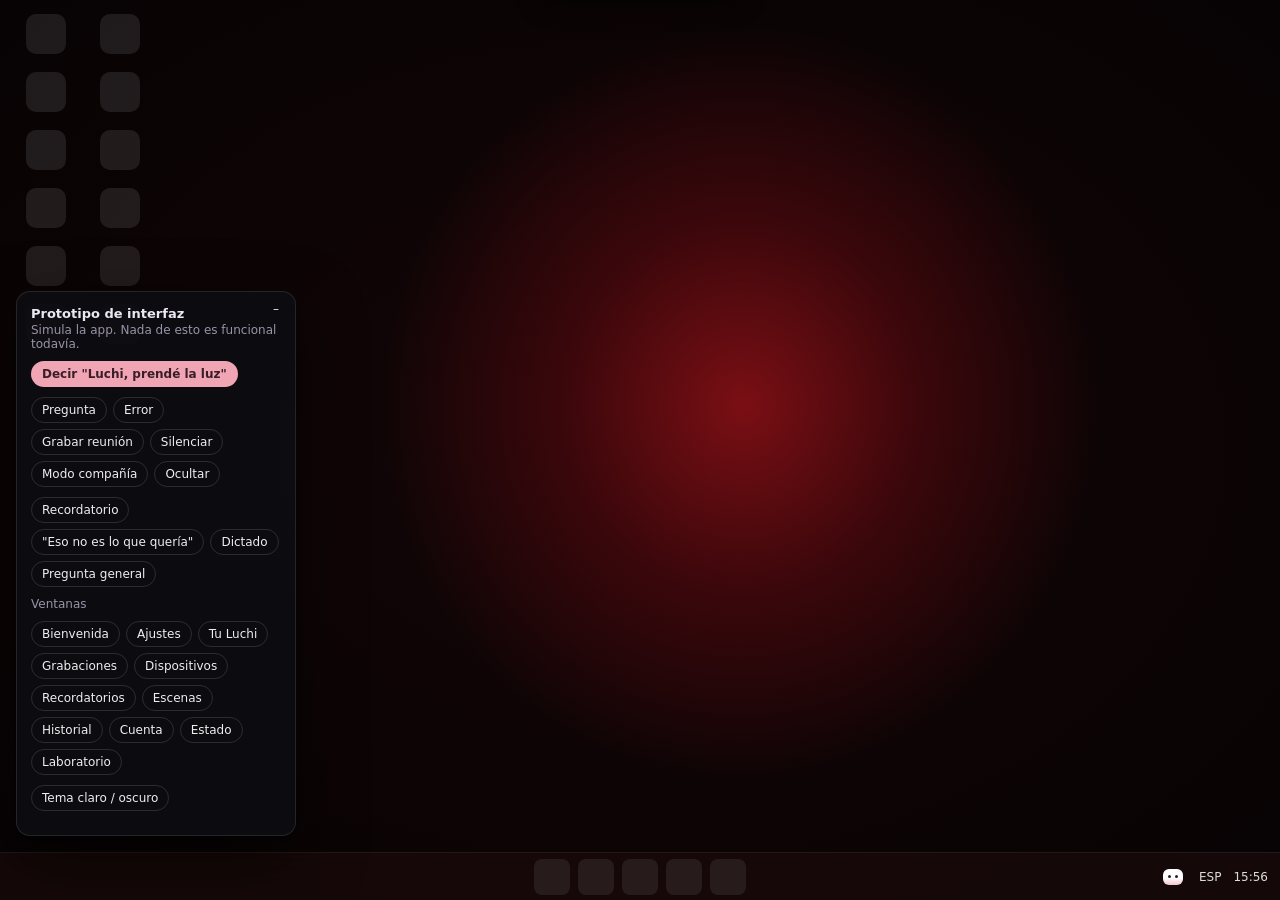
<file: mockups/ui/index.html>
<!doctype html>
<html lang="es">
<head>
<meta charset="utf-8">
<meta name="viewport" content="width=device-width, initial-scale=1">
<title>Luchi · prototipo de interfaz</title>
<link rel="stylesheet" href="ui.css">
</head>
<body>
<div class="desktop" id="desktop">
  <div class="desktop-icons" aria-hidden="true">
    <span></span><span></span><span></span><span></span><span></span><span></span><span></span><span></span>
    <span></span><span></span><span></span><span></span>
  </div>

  <!-- isla: borde negro arriba + Luchi flotando debajo -->
  <div class="notch" id="notch" title="Luchi">
    <i class="dot"></i><span class="label" id="recLabel">Grabando · 00:00</span>
  </div>
  <div class="luchi-stage hidden" id="stage"><img id="luchiImg" alt="Luchi"></div>
  <div class="bubble" id="bubble"></div>

  <!-- panel para manejar el prototipo -->
  <div class="proto" id="proto">
    <h4>Prototipo de interfaz</h4>
    <button class="min" id="protoMin" title="Minimizar">–</button>
    <p>Simula la app. Nada de esto es funcional todavía.</p>
    <div class="grp">
      <button class="primary" data-demo="full">Decir "Luchi, prendé la luz"</button>
    </div>
    <div class="grp">
      <button data-demo="pregunta">Pregunta</button>
      <button data-demo="error">Error</button>
      <button data-demo="grabar">Grabar reunión</button>
      <button data-demo="dormido">Silenciar</button>
      <button data-demo="compania">Modo compañía</button>
      <button data-demo="ocultar">Ocultar</button>
    </div>
    <div class="grp">
      <button data-demo="recordatorio">Recordatorio</button>
      <button data-demo="corregir">"Eso no es lo que quería"</button>
      <button data-demo="dictado">Dictado</button>
      <button data-demo="preguntar">Pregunta general</button>
    </div>
    <p style="margin-top:6px">Ventanas</p>
    <div class="grp">
      <button data-open="bienvenida">Bienvenida</button>
      <button data-open="general">Ajustes</button>
      <button data-open="tuluchi">Tu Luchi</button>
      <button data-open="grabaciones">Grabaciones</button>
      <button data-open="casa">Dispositivos</button>
      <button data-open="recordatorios">Recordatorios</button>
      <button data-open="escenas">Escenas</button>
      <button data-open="historial">Historial</button>
      <button data-open="cuenta">Cuenta</button>
      <button data-open="estado">Estado</button>
      <button data-open="laboratorio">Laboratorio</button>
    </div>
    <div class="grp">
      <button id="themeBtn">Tema claro / oscuro</button>
    </div>
  </div>

  <!-- ventana principal de la app -->
  <div class="window" id="win" role="dialog" aria-label="Luchi">
    <div class="titlebar">
      <span class="mini-mochi"></span><span>Luchi</span><span class="grow"></span>
      <button class="wbtn" title="Minimizar" data-close>—</button>
      <button class="wbtn" title="Maximizar">▢</button>
      <button class="wbtn close" title="Cerrar" data-close>✕</button>
    </div>
    <div class="body">
      <nav class="sidebar" id="sidebar"></nav>
      <main class="content" id="content"></main>
    </div>
  </div>

  <div class="taskbar">
    <span class="app"></span><span class="app"></span><span class="app"></span><span class="app"></span><span class="app"></span>
    <div class="tray">
      <button class="tray-luchi" id="trayBtn" title="Luchi"><span class="mini-mochi" id="trayMochi"></span></button>
      <span>ESP</span><span id="clock">15:56</span>
    </div>
  </div>
  <div class="tray-menu" id="trayMenu">
    <div class="head">Luchi está escuchando · di "Luchi"</div>
    <button data-open="general">⚙️ Ajustes</button>
    <button data-open="tuluchi">🎨 Tu Luchi</button>
    <button data-open="grabaciones">🎙️ Grabaciones</button>
    <button data-open="casa">🏠 Dispositivos</button>
    <button data-open="recordatorios">⏰ Recordatorios</button>
    <button data-open="historial">🕘 Historial</button>
    <button data-open="estado">🩺 Estado del sistema</button>
    <hr>
    <button id="muteBtn">🔇 Silenciar micrófono</button>
    <button data-demo="compania">👀 Dejar a Luchi visible</button>
    <hr>
    <button>⏻ Salir de Luchi</button>
  </div>
  <div class="toast" id="toast"></div>
</div>
<script src="datos.js"></script>
<script src="ui.js"></script>
</body>
</html>
</file>
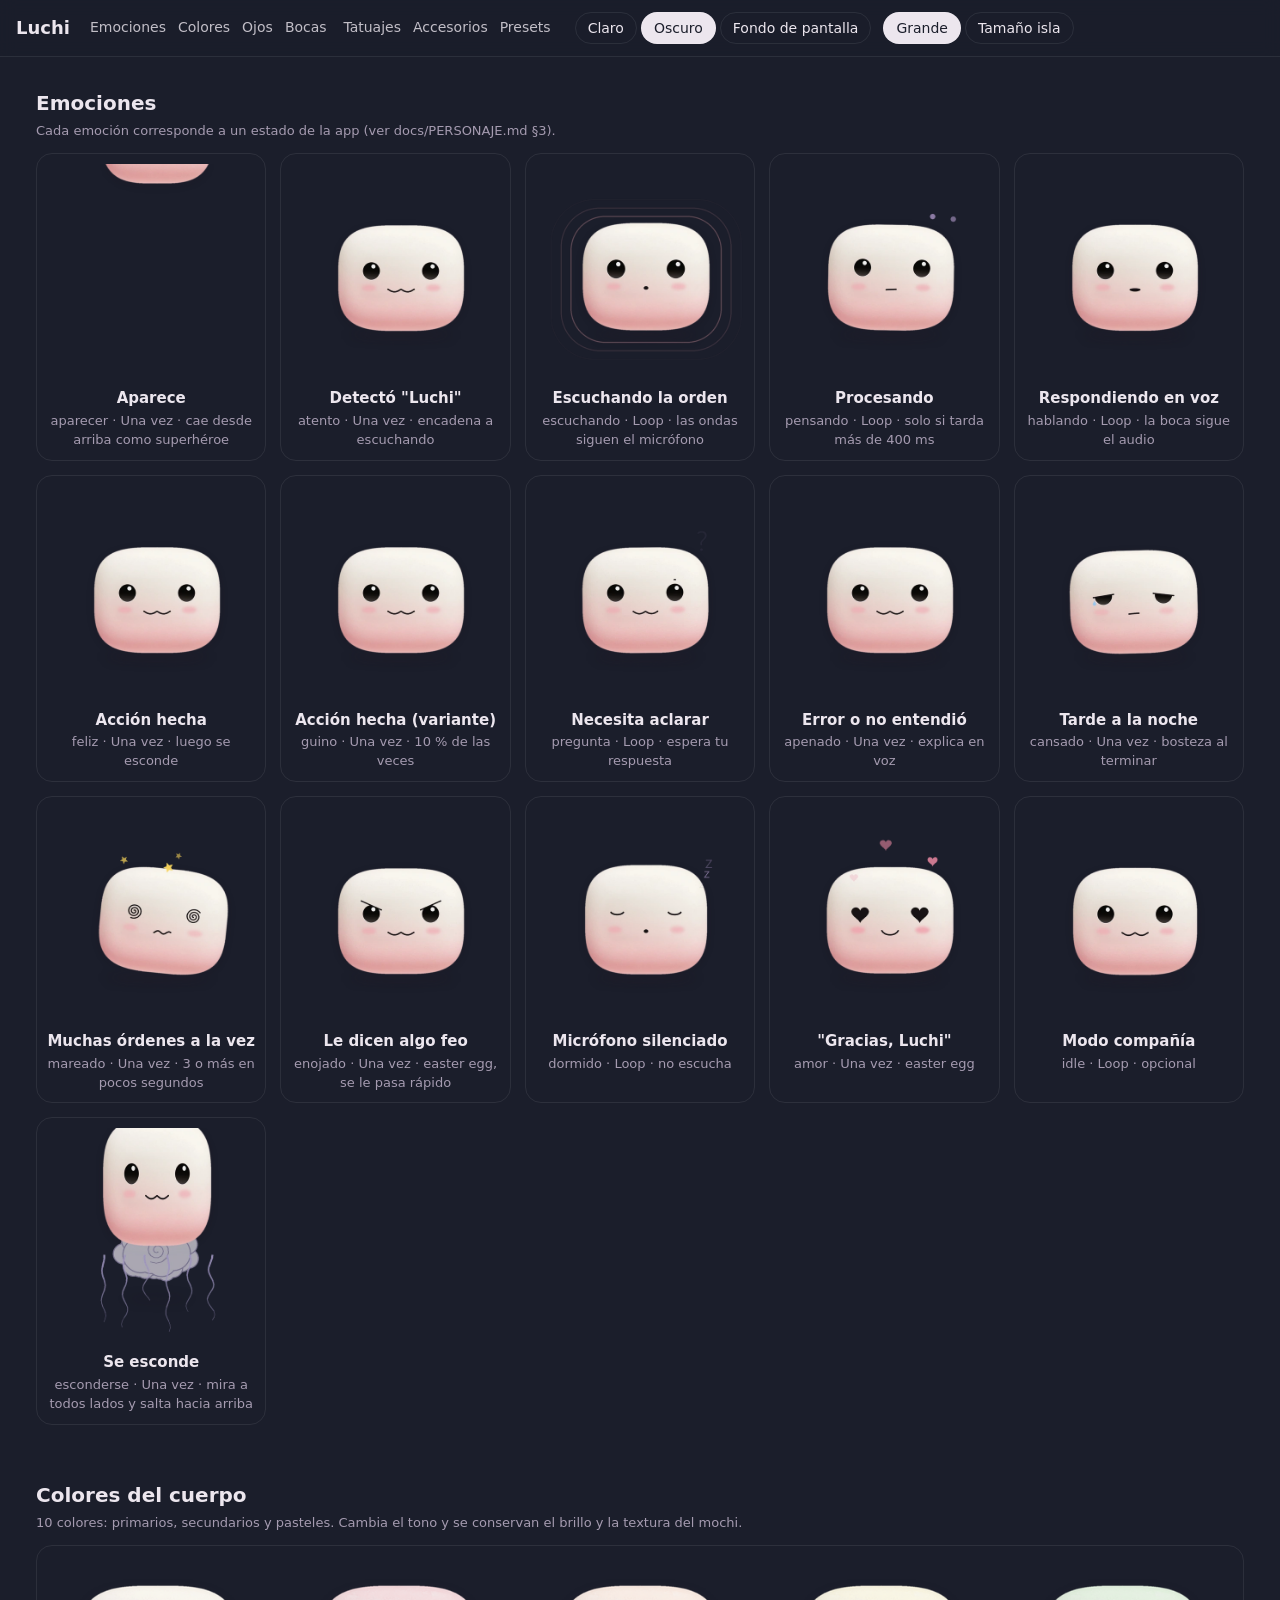
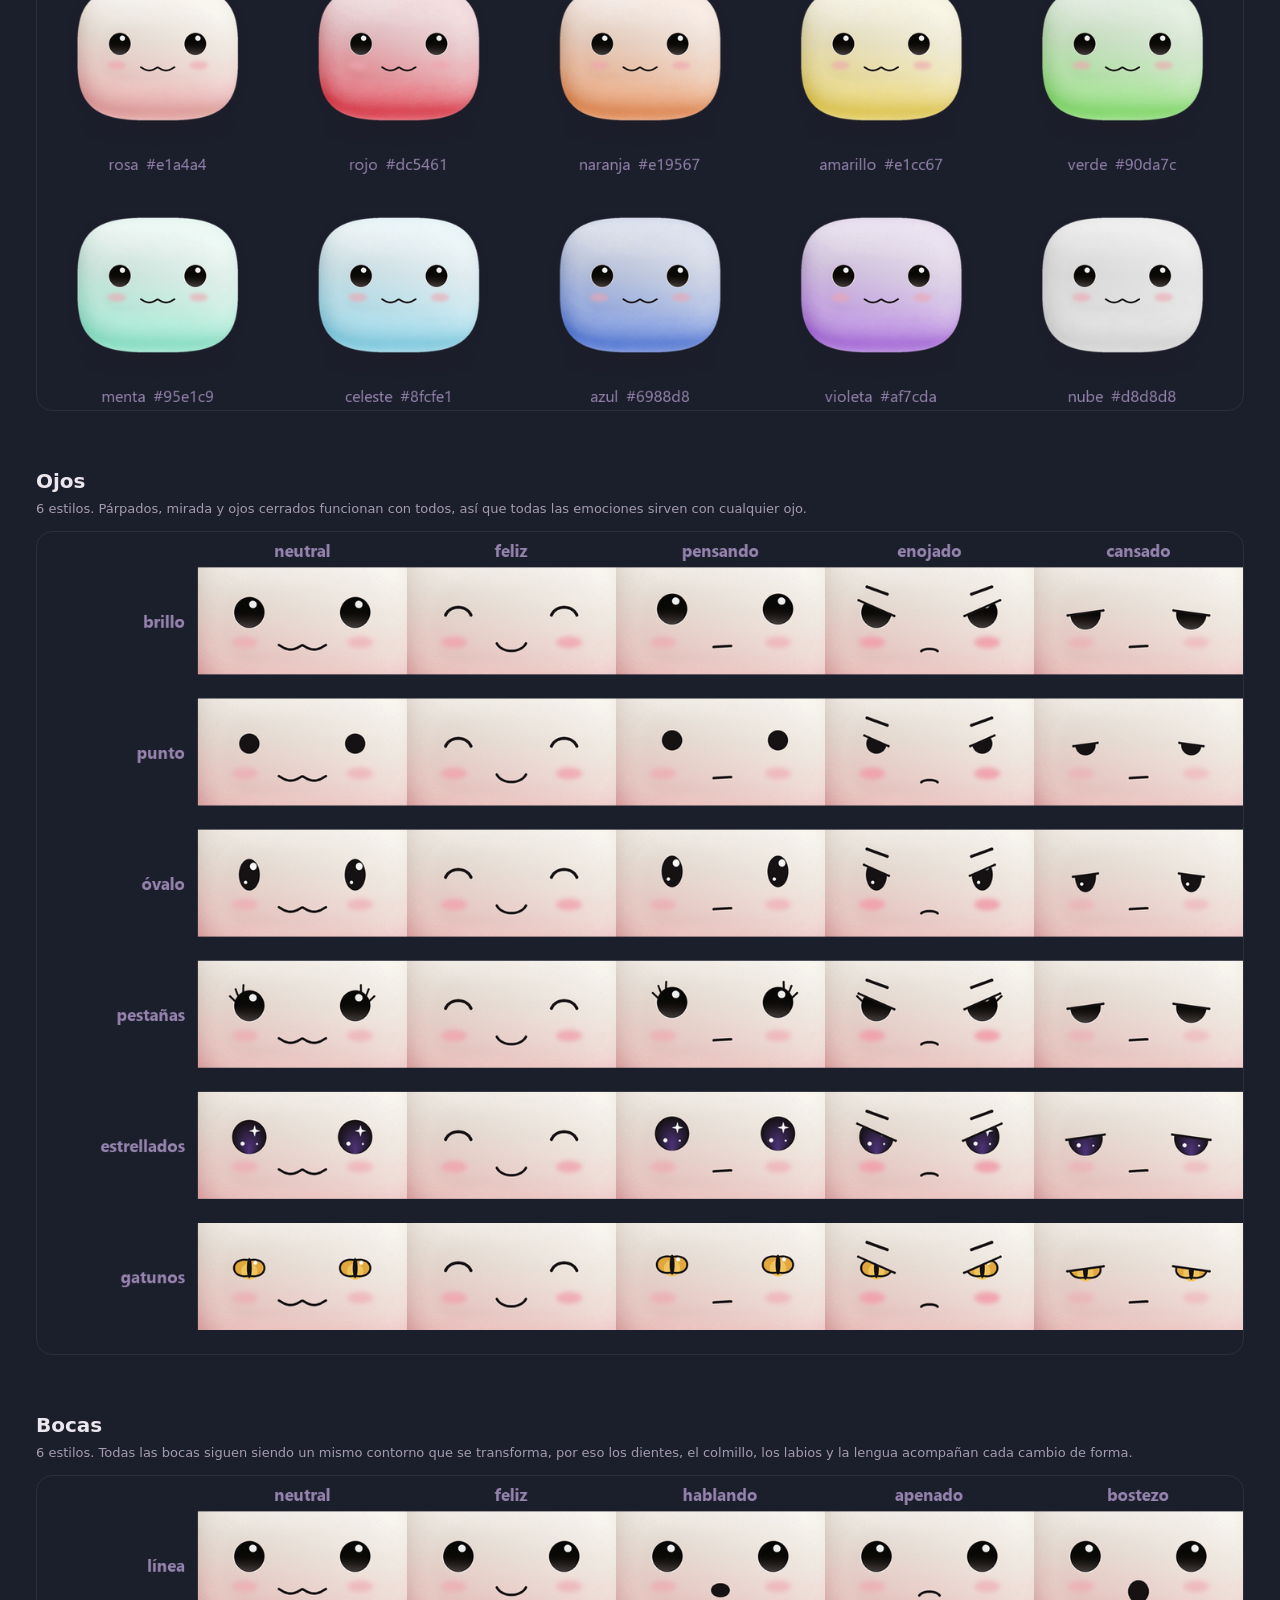
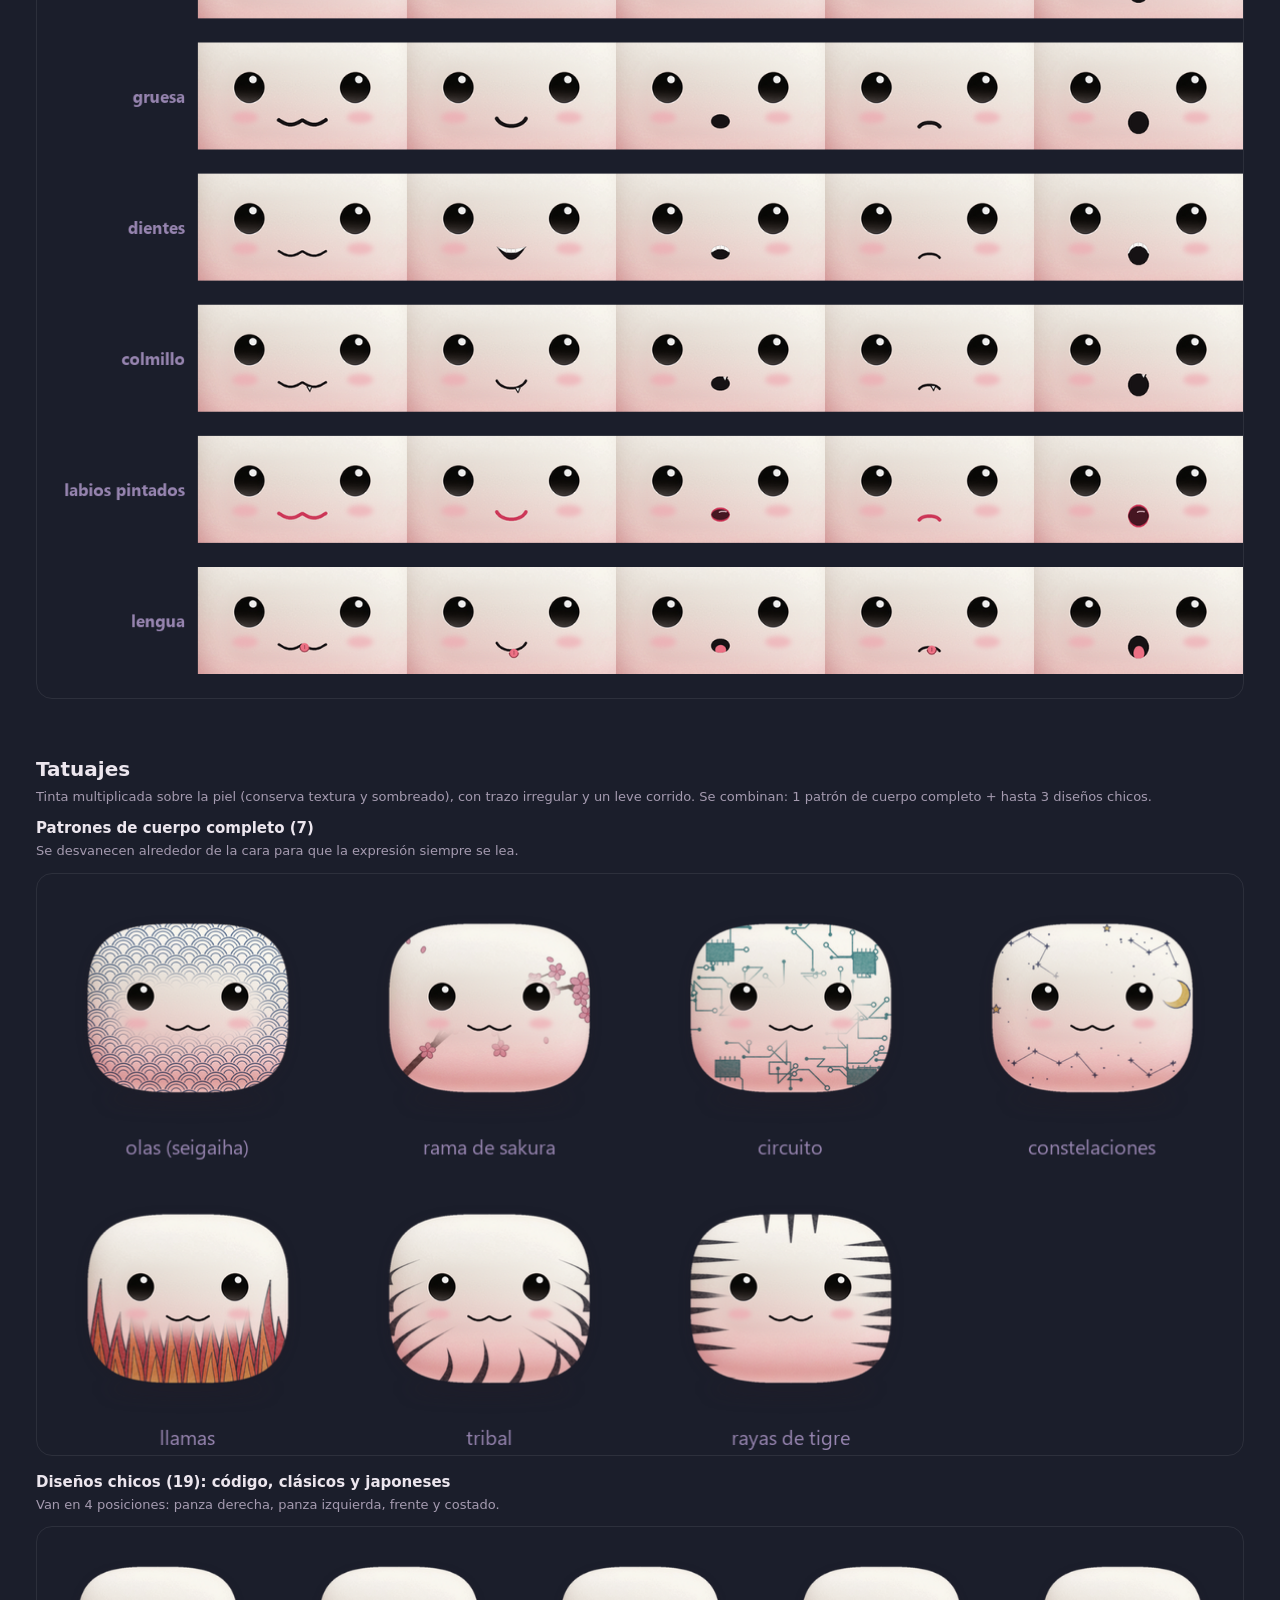
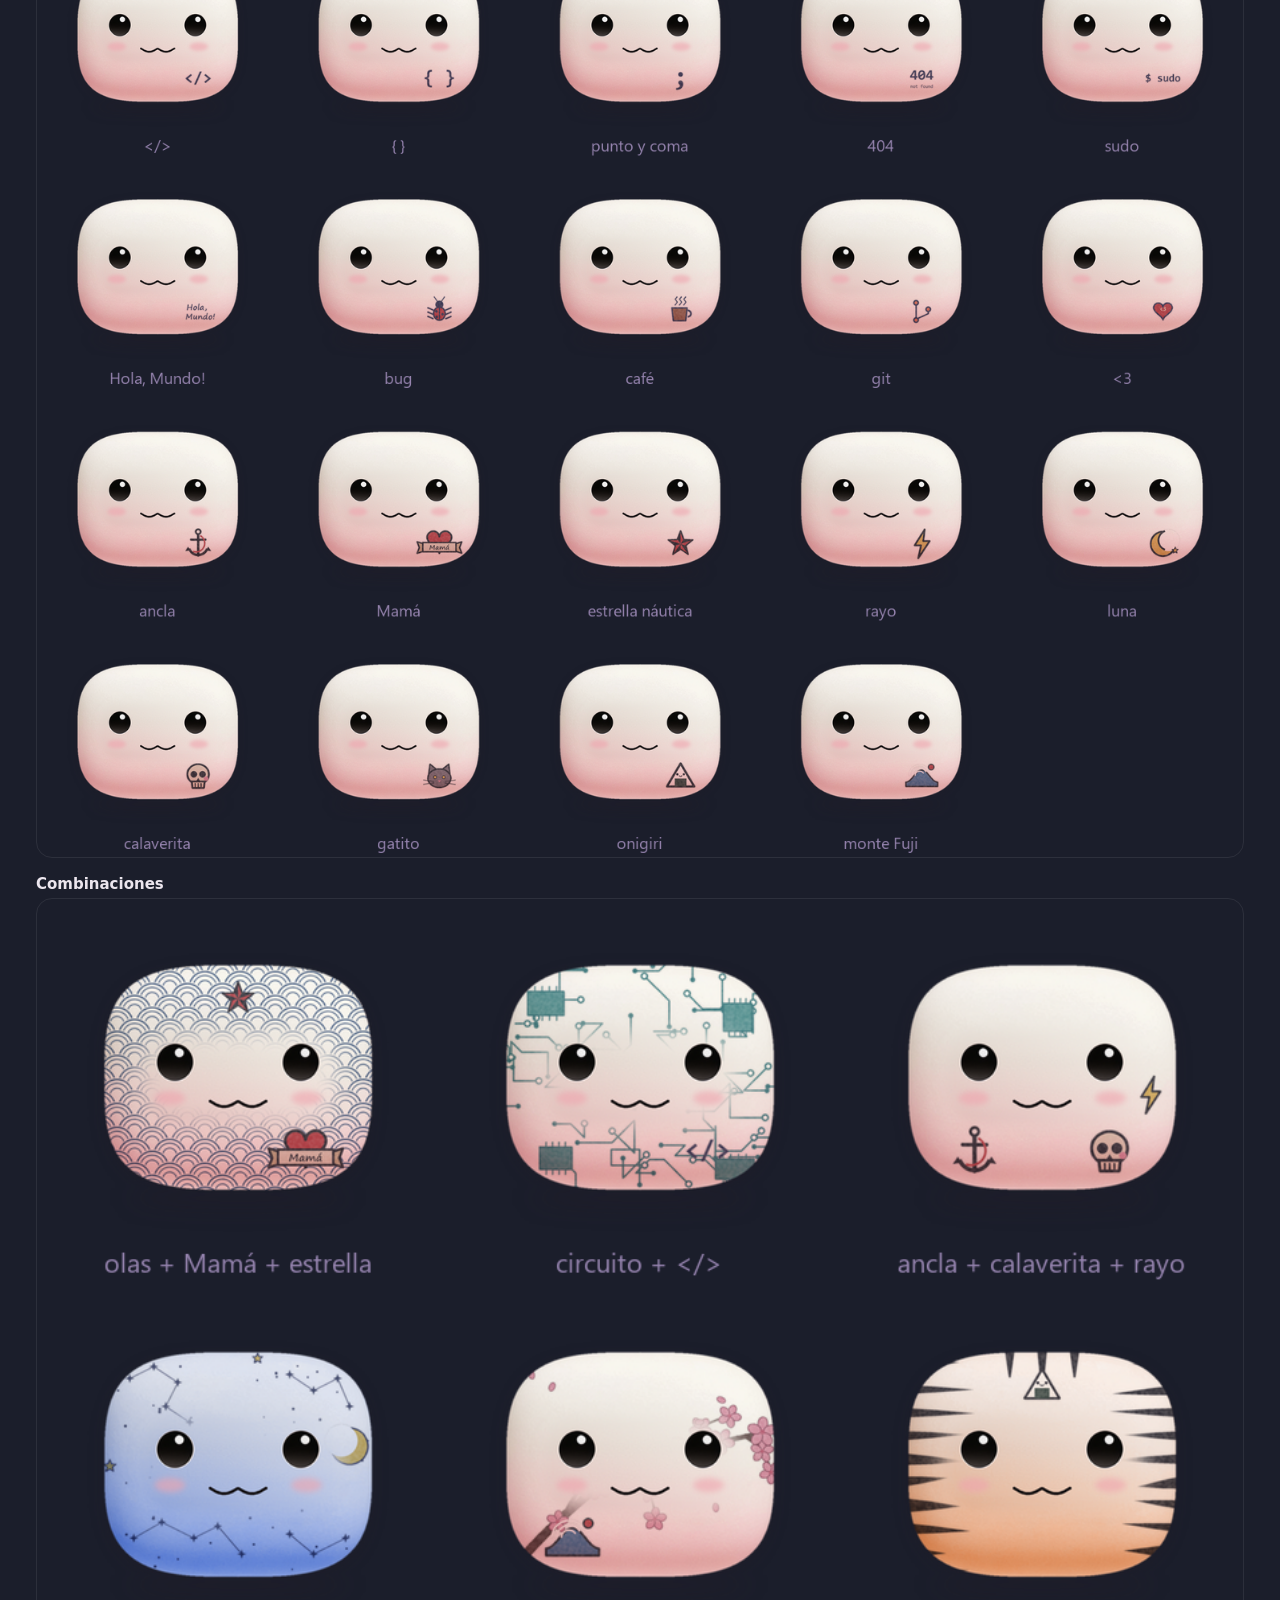
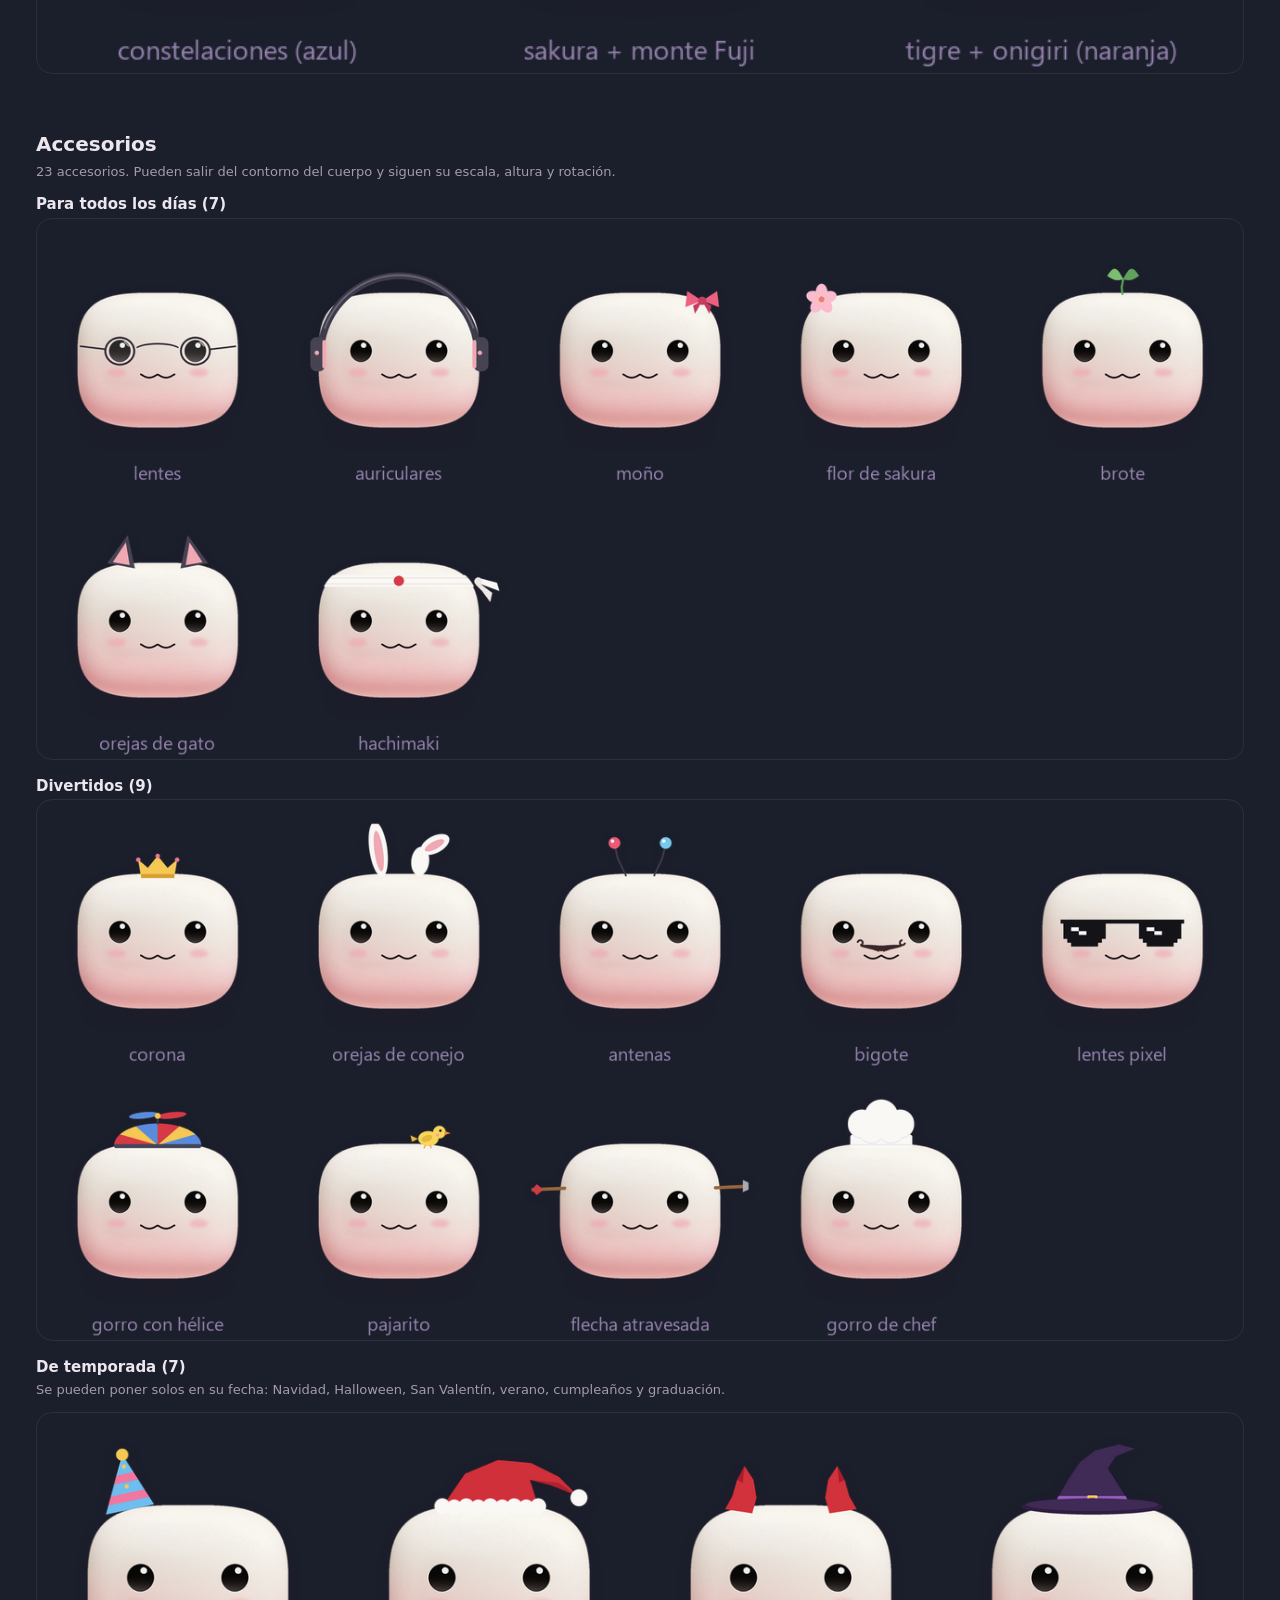
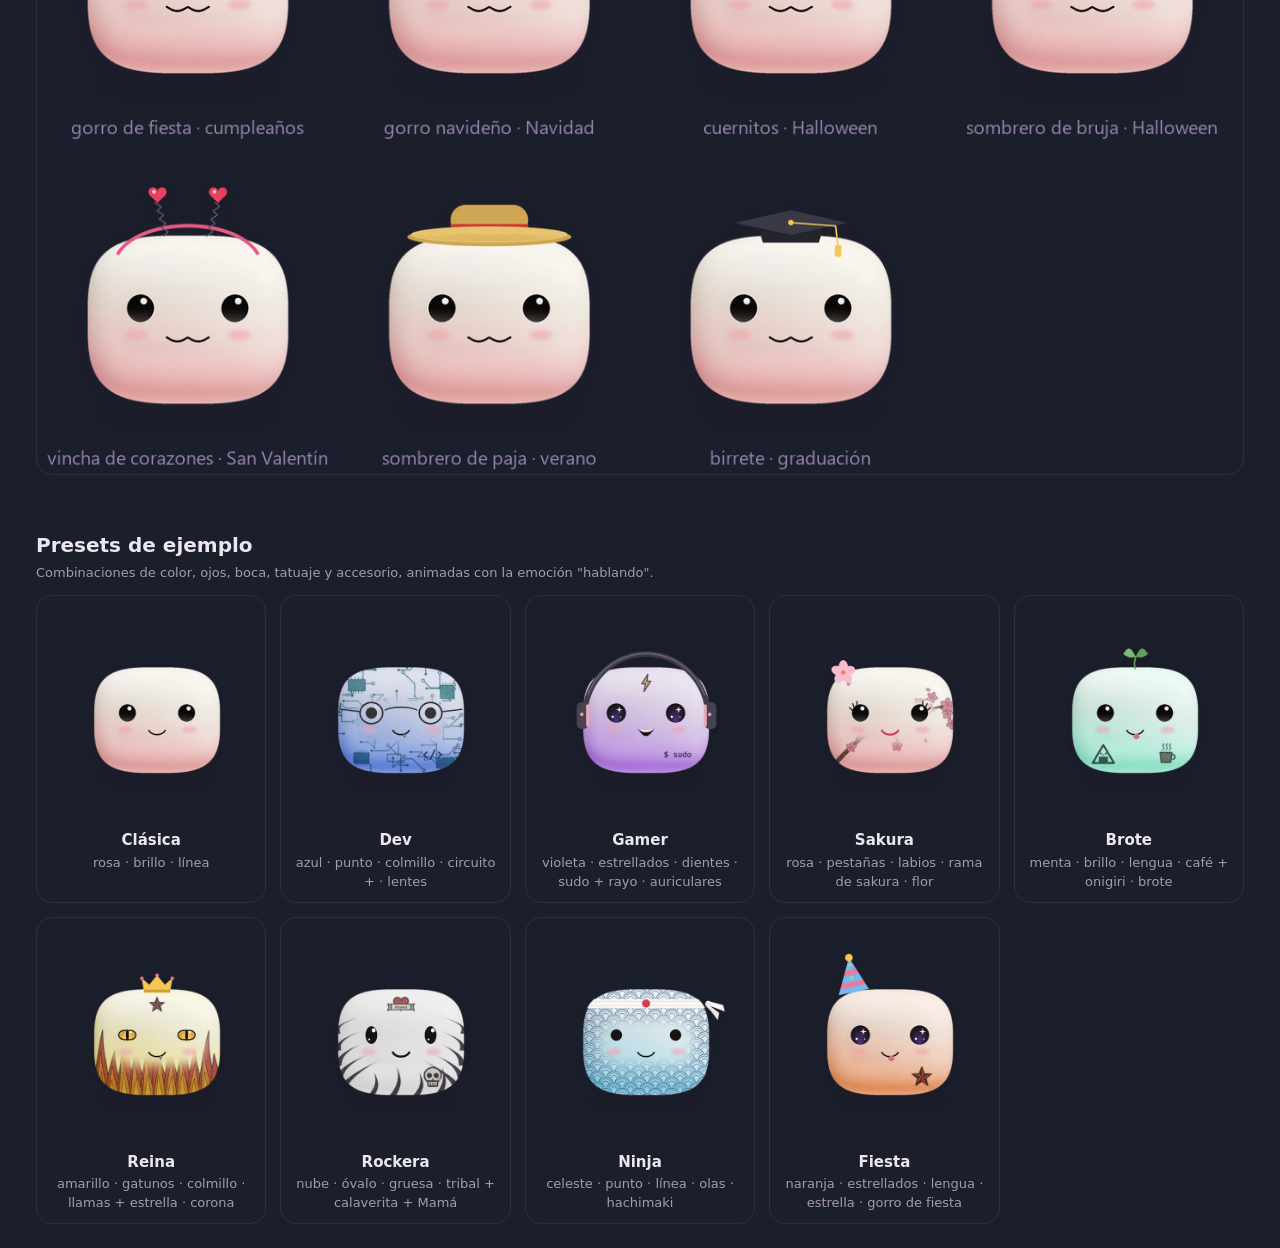
<file: mockups/animaciones/visor.html>
<!doctype html>
<html lang="es">
<head>
<meta charset="utf-8">
<meta name="viewport" content="width=device-width, initial-scale=1">
<title>Visor de Luchi</title>
<style>
  :root { --bg: #f4f1ec; --fg: #3a3238; --muted: #8a7f88; --line: #00000014; }
  body.dark { --bg: #1b1e2b; --fg: #ece6ee; --muted: #a59bb0; --line: #ffffff14; }
  body.wall { --fg: #fff; --muted: #f6eef8; --line: #ffffff30; }
  * { box-sizing: border-box; }
  body { margin: 0; font: 15px/1.45 "Segoe UI", system-ui, sans-serif; color: var(--fg); background: var(--bg); transition: background .3s; }
  body.wall { background: linear-gradient(135deg, #6a8caf 0%, #c69bb6 50%, #f2c4a0 100%) fixed; }
  header { position: sticky; top: 0; z-index: 2; display: flex; flex-wrap: wrap; gap: 12px; align-items: center;
           padding: 12px 16px; background: color-mix(in srgb, var(--bg) 85%, transparent); backdrop-filter: blur(8px); border-bottom: 1px solid var(--line); }
  body.wall header { background: #0002; }
  h1 { font-size: 18px; font-weight: 600; margin: 0 8px 0 0; }
  nav a { color: var(--fg); text-decoration: none; margin-right: 12px; font-size: 14px; opacity: .8; }
  nav a:hover { opacity: 1; text-decoration: underline; }
  .grp { display: flex; gap: 4px; }
  button { font: inherit; font-size: 14px; padding: 5px 12px; border-radius: 999px; border: 1px solid var(--line); background: transparent; color: var(--fg); cursor: pointer; }
  button.on { background: var(--fg); color: var(--bg); }
  body.wall button.on { color: #6a5a70; }
  section { max-width: 1240px; margin: 0 auto; padding: 8px 16px 24px; }
  h2 { font-size: 20px; margin: 24px 0 4px; }
  .lead { color: var(--muted); margin: 0 0 12px; }
  .grid { display: grid; grid-template-columns: repeat(auto-fill, minmax(220px, 1fr)); gap: 14px; }
  .card { border: 1px solid var(--line); border-radius: 16px; padding: 10px; text-align: center; }
  .stage { height: 220px; display: grid; place-items: center; }
  .stage img { width: 220px; height: 220px; }
  body.mini .stage { height: 100px; }
  body.mini .stage img { width: 100px; height: 100px; }
  h3 { font-size: 15px; margin: 4px 0 2px; }
  p { margin: 0; color: var(--muted); font-size: 13px; }
  .sheet { width: 100%; height: auto; display: block; border: 1px solid var(--line); border-radius: 16px; }
</style>
</head>
<body class="dark">
<header>
  <h1>Luchi</h1>
  <nav><a href="#emociones">Emociones</a><a href="#colores">Colores</a><a href="#ojos">Ojos</a><a href="#bocas">Bocas</a>
       <a href="#tatuajes">Tatuajes</a><a href="#accesorios">Accesorios</a><a href="#presets">Presets</a></nav>
  <div class="grp" id="bg">
    <button data-v="light">Claro</button>
    <button data-v="dark" class="on">Oscuro</button>
    <button data-v="wall">Fondo de pantalla</button>
  </div>
  <div class="grp" id="size">
    <button data-v="big" class="on">Grande</button>
    <button data-v="mini">Tamaño isla</button>
  </div>
</header>

<section id="emociones">
  <h2>Emociones</h2>
  <p class="lead">Cada emoción corresponde a un estado de la app (ver docs/PERSONAJE.md §3).</p>
  <div class="grid" id="anims"></div>
</section>

<section id="colores">
  <h2>Colores del cuerpo</h2>
  <p class="lead">10 colores: primarios, secundarios y pasteles. Cambia el tono y se conservan el brillo y la textura del mochi.</p>
  <img class="sheet" src="../personalizacion/colores.png" alt="Colores">
</section>

<section id="ojos">
  <h2>Ojos</h2>
  <p class="lead">6 estilos. Párpados, mirada y ojos cerrados funcionan con todos, así que todas las emociones sirven con cualquier ojo.</p>
  <img class="sheet" src="../personalizacion/ojos.png" alt="Ojos">
</section>

<section id="bocas">
  <h2>Bocas</h2>
  <p class="lead">6 estilos. Todas las bocas siguen siendo un mismo contorno que se transforma, por eso los dientes, el colmillo, los labios y la lengua acompañan cada cambio de forma.</p>
  <img class="sheet" src="../personalizacion/bocas.png" alt="Bocas">
</section>

<section id="tatuajes">
  <h2>Tatuajes</h2>
  <p class="lead">Tinta multiplicada sobre la piel (conserva textura y sombreado), con trazo irregular y un leve corrido. Se combinan: 1 patrón de cuerpo completo + hasta 3 diseños chicos.</p>
  <h3>Patrones de cuerpo completo (7)</h3>
  <p class="lead">Se desvanecen alrededor de la cara para que la expresión siempre se lea.</p>
  <img class="sheet" src="../personalizacion/tatuajes_patrones.png" alt="Patrones">
  <h3 style="margin-top:16px">Diseños chicos (19): código, clásicos y japoneses</h3>
  <p class="lead">Van en 4 posiciones: panza derecha, panza izquierda, frente y costado.</p>
  <img class="sheet" src="../personalizacion/tatuajes_flash.png" alt="Flash">
  <h3 style="margin-top:16px">Combinaciones</h3>
  <img class="sheet" src="../personalizacion/tatuajes_combinados.png" alt="Combinaciones">
</section>

<section id="accesorios">
  <h2>Accesorios</h2>
  <p class="lead">23 accesorios. Pueden salir del contorno del cuerpo y siguen su escala, altura y rotación.</p>
  <h3>Para todos los días (7)</h3>
  <img class="sheet" src="../personalizacion/accesorios_diario.png" alt="Accesorios diarios">
  <h3 style="margin-top:16px">Divertidos (9)</h3>
  <img class="sheet" src="../personalizacion/accesorios_divertido.png" alt="Accesorios divertidos">
  <h3 style="margin-top:16px">De temporada (7)</h3>
  <p class="lead">Se pueden poner solos en su fecha: Navidad, Halloween, San Valentín, verano, cumpleaños y graduación.</p>
  <img class="sheet" src="../personalizacion/accesorios_temporada.png" alt="Accesorios de temporada">
</section>

<section id="presets">
  <h2>Presets de ejemplo</h2>
  <p class="lead">Combinaciones de color, ojos, boca, tatuaje y accesorio, animadas con la emoción "hablando".</p>
  <div class="grid" id="presetGrid"></div>
</section>

<script>
  const anims = [
    ["aparecer", "Aparece", "Una vez · cae desde arriba como superhéroe"],
    ["atento", "Detectó \"Luchi\"", "Una vez · encadena a escuchando"],
    ["escuchando", "Escuchando la orden", "Loop · las ondas siguen el micrófono"],
    ["pensando", "Procesando", "Loop · solo si tarda más de 400 ms"],
    ["hablando", "Respondiendo en voz", "Loop · la boca sigue el audio"],
    ["feliz", "Acción hecha", "Una vez · luego se esconde"],
    ["guino", "Acción hecha (variante)", "Una vez · 10 % de las veces"],
    ["pregunta", "Necesita aclarar", "Loop · espera tu respuesta"],
    ["apenado", "Error o no entendió", "Una vez · explica en voz"],
    ["cansado", "Tarde a la noche", "Una vez · bosteza al terminar"],
    ["mareado", "Muchas órdenes a la vez", "Una vez · 3 o más en pocos segundos"],
    ["enojado", "Le dicen algo feo", "Una vez · easter egg, se le pasa rápido"],
    ["dormido", "Micrófono silenciado", "Loop · no escucha"],
    ["amor", "\"Gracias, Luchi\"", "Una vez · easter egg"],
    ["idle", "Modo compañía", "Loop · opcional"],
    ["esconderse", "Se esconde", "Una vez · mira a todos lados y salta hacia arriba"],
  ];
  const presets = [
    ["clasica", "Clásica", "rosa · brillo · línea"],
    ["dev", "Dev", "azul · punto · colmillo · circuito + </> · lentes"],
    ["gamer", "Gamer", "violeta · estrellados · dientes · sudo + rayo · auriculares"],
    ["sakura", "Sakura", "rosa · pestañas · labios · rama de sakura · flor"],
    ["brote", "Brote", "menta · brillo · lengua · café + onigiri · brote"],
    ["reina", "Reina", "amarillo · gatunos · colmillo · llamas + estrella · corona"],
    ["rockera", "Rockera", "nube · óvalo · gruesa · tribal + calaverita + Mamá"],
    ["ninja", "Ninja", "celeste · punto · línea · olas · hachimaki"],
    ["fiesta", "Fiesta", "naranja · estrellados · lengua · estrella · gorro de fiesta"],
  ];
  const card = (src, title, note) =>
    `<div class="card"><div class="stage"><img src="${src}" alt="${title}" loading="lazy"></div><h3>${title}</h3><p>${note}</p></div>`;
  document.getElementById("anims").innerHTML = anims.map(([f, t, n]) => card(`${f}.webp`, t, `${f} · ${n}`)).join("");
  document.getElementById("presetGrid").innerHTML = presets.map(([f, t, n]) => card(`../personalizacion/presets/${f}.webp`, t, n)).join("");
  function toggle(id, apply) {
    const g = document.getElementById(id);
    g.addEventListener("click", e => {
      const b = e.target.closest("button"); if (!b) return;
      g.querySelectorAll("button").forEach(x => x.classList.toggle("on", x === b));
      apply(b.dataset.v);
    });
  }
  toggle("bg", v => { document.body.classList.remove("light", "dark", "wall"); document.body.classList.add(v); });
  toggle("size", v => document.body.classList.toggle("mini", v === "mini"));
</script>
</body>
</html>
</file>
<file: mockups/ui/ui.css>
/* Prototipo de interfaz de Luchi. Tema oscuro por defecto; claro con [data-theme="light"]. */
:root {
  --bg: #13141b;
  --surface: #1b1d26;
  --surface-2: #232633;
  --surface-3: #2c3040;
  --line: #ffffff14;
  --line-strong: #ffffff26;
  --text: #ece8f0;
  --muted: #9a93a8;
  --accent: #f0a5b4;        /* mejillas de Luchi */
  --accent-strong: #e98aa0;
  --accent-ink: #3a1d26;
  --lavender: #b7a6e0;
  --danger: #e5566b;
  --ok: #7fd1a8;
  --radius: 16px;
  --radius-sm: 10px;
  --shadow: 0 24px 64px #0008, 0 2px 8px #0006;
  font-family: "Segoe UI Variable Text", "Segoe UI", system-ui, sans-serif;
  color-scheme: dark;
}
:root[data-theme="light"] {
  --bg: #f3f0ec;
  --surface: #fbfaf8;
  --surface-2: #f1eee9;
  --surface-3: #e7e2db;
  --line: #00000012;
  --line-strong: #00000022;
  --text: #2f2a31;
  --muted: #7d7480;
  --accent-ink: #4a2230;
  --shadow: 0 24px 64px #0003, 0 2px 8px #0002;
  color-scheme: light;
}
* { box-sizing: border-box; }
html, body { margin: 0; height: 100%; overflow: hidden; background: #000; color: var(--text); }
button, input, select { font: inherit; color: inherit; }
button { cursor: pointer; }

/* ---------------------------------------------------------------- escritorio simulado */
.desktop {
  position: fixed; inset: 0;
  background:
    radial-gradient(ellipse 40% 60% at 58% 45%, #7a0f14 0%, #3a070b 35%, transparent 70%),
    radial-gradient(ellipse 80% 80% at 50% 50%, #140607 0%, #050203 100%);
}
.desktop-icons { position: absolute; top: 14px; left: 14px; display: grid; grid-template-columns: repeat(2, 64px); gap: 18px 10px; }
.desktop-icons span { width: 40px; height: 40px; margin: 0 auto; border-radius: 10px; background: #ffffff18; display: block; }
.taskbar {
  position: absolute; left: 0; right: 0; bottom: 0; height: 48px;
  background: #1a0a0bcc; backdrop-filter: blur(20px); border-top: 1px solid #ffffff10;
  display: flex; align-items: center; justify-content: center; gap: 8px;
}
.taskbar .app { width: 36px; height: 36px; border-radius: 8px; background: #ffffff14; }
.tray { position: absolute; right: 12px; top: 0; bottom: 0; display: flex; align-items: center; gap: 12px; font-size: 12px; color: #ddd; }
.tray-luchi {
  width: 30px; height: 30px; border-radius: 8px; border: 0; background: transparent; display: grid; place-items: center;
}
.tray-luchi:hover, .tray-luchi.on { background: #ffffff1c; }
.mini-mochi { width: 20px; height: 16px; border-radius: 6px; background: linear-gradient(#fff 0 55%, #f3c6cd); position: relative; }
.mini-mochi::before, .mini-mochi::after { content: ""; position: absolute; top: 6px; width: 3px; height: 3px; border-radius: 50%; background: #222; }
.mini-mochi::before { left: 5px; } .mini-mochi::after { right: 5px; }
.mini-mochi.muted::after { right: auto; left: 5px; width: 10px; height: 2px; border-radius: 1px; top: 7px; }
.mini-mochi.muted::before { display: none; }
.tray-menu {
  position: absolute; right: 8px; bottom: 56px; width: 250px; padding: 6px;
  background: var(--surface); border: 1px solid var(--line-strong); border-radius: 12px; box-shadow: var(--shadow);
  display: none; z-index: 50;
}
.tray-menu.open { display: block; }
.tray-menu button { width: 100%; text-align: left; padding: 9px 12px; border: 0; background: none; border-radius: 8px; display: flex; gap: 10px; align-items: center; }
.tray-menu button:hover { background: var(--surface-2); }
.tray-menu hr { border: 0; border-top: 1px solid var(--line); margin: 4px 6px; }
.tray-menu .head { padding: 10px 12px 8px; font-size: 13px; color: var(--muted); }

/* ---------------------------------------------------------------- isla */
.notch {
  position: absolute; top: 0; left: 50%; width: 200px; height: 30px;
  transform: translate(-50%, -110%); background: #000; border-radius: 0 0 18px 18px;
  box-shadow: 0 0 0 1px #ffffff10, 0 6px 24px #0008;
  transition: transform .32s cubic-bezier(.2, .9, .3, 1.15), width .32s ease, height .32s ease;
  display: flex; align-items: center; justify-content: center; gap: 8px; z-index: 10;
  font-size: 12px; color: #fff; font-variant-numeric: tabular-nums; cursor: default;
}
.notch.show { transform: translate(-50%, 0); }
.notch .dot { width: 7px; height: 7px; border-radius: 50%; background: var(--accent); opacity: .9; }
.notch.rec { width: 250px; height: 34px; cursor: pointer; }
.notch.rec .dot { background: #ff4d5e; animation: blink 1.2s infinite; }
.notch .label { display: none; }
.notch.rec .label { display: inline; }
@keyframes blink { 50% { opacity: .25; } }
.luchi-stage {
  position: absolute; top: 4px; left: 50%; transform: translateX(-50%); width: 230px; height: 230px;
  pointer-events: none; z-index: 9;
}
.luchi-stage img { width: 100%; height: 100%; display: block; }
.bubble {
  position: absolute; top: 205px; left: 50%; transform: translate(-50%, -6px); max-width: 460px; min-width: 120px;
  padding: 10px 16px; border-radius: 14px; background: #0b0b10e6; border: 1px solid #ffffff1a; color: #f2eef5;
  font-size: 15px; line-height: 1.4; text-align: center; opacity: 0; transition: opacity .2s, transform .2s; z-index: 9;
  backdrop-filter: blur(10px);
}
.bubble.show { opacity: 1; transform: translate(-50%, 0); }
.bubble .who { display: block; font-size: 11px; letter-spacing: .06em; text-transform: uppercase; color: var(--muted); margin-bottom: 2px; }
.bubble .choices { display: flex; gap: 8px; justify-content: center; margin-top: 8px; }
.bubble .choices span { padding: 4px 10px; border-radius: 999px; background: #ffffff14; font-size: 13px; }

/* ---------------------------------------------------------------- panel del prototipo */
.proto {
  position: absolute; left: 16px; bottom: 64px; width: 280px; padding: 14px; z-index: 40;
  background: #0d0d12ee; border: 1px solid #ffffff1a; border-radius: 14px; box-shadow: var(--shadow); font-size: 13px;
}
.proto h4 { margin: 0 0 2px; font-size: 13px; }
.proto p { margin: 0 0 10px; color: #9a93a8; font-size: 12px; }
.proto .grp { display: flex; flex-wrap: wrap; gap: 6px; margin-bottom: 10px; }
.proto button { padding: 5px 10px; border-radius: 999px; border: 1px solid #ffffff22; background: transparent; color: #eee; font-size: 12px; }
.proto button:hover { background: #ffffff12; }
.proto button.primary { background: var(--accent); color: var(--accent-ink); border-color: transparent; font-weight: 600; }
.proto .min { position: absolute; top: 8px; right: 10px; border: 0; padding: 2px 6px; }
.proto.collapsed > :not(h4):not(.min) { display: none; }

/* ---------------------------------------------------------------- ventana de la app */
.window {
  position: absolute; left: 50%; top: 50%; width: min(1120px, calc(100vw - 340px)); height: min(720px, calc(100vh - 110px));
  transform: translate(-42%, -54%); background: var(--bg); border: 1px solid var(--line-strong); border-radius: 12px;
  box-shadow: var(--shadow); display: none; flex-direction: column; overflow: hidden; z-index: 20;
}
.window.open { display: flex; }
.titlebar { height: 40px; display: flex; align-items: center; gap: 10px; padding-left: 14px; border-bottom: 1px solid var(--line); flex: none; font-size: 13px; }
.titlebar .grow { flex: 1; }
.titlebar .wbtn { width: 46px; height: 40px; border: 0; background: none; display: grid; place-items: center; }
.titlebar .wbtn:hover { background: var(--surface-2); }
.titlebar .wbtn.close:hover { background: #c42b1c; color: #fff; }
.body { flex: 1; display: flex; min-height: 0; }
.sidebar { width: 236px; flex: none; padding: 12px 10px; border-right: 1px solid var(--line); display: flex; flex-direction: column; gap: 2px; overflow-y: auto; }
.sidebar .me { display: flex; align-items: center; gap: 12px; padding: 8px 10px 16px; }
.sidebar .me canvas { width: 52px; height: 52px; }
.sidebar .me b { display: block; font-size: 15px; }
.sidebar .me small { color: var(--muted); }
.nav-group { font-size: 11.5px; font-weight: 600; letter-spacing: .04em; color: var(--muted); padding: 14px 12px 4px; text-transform: uppercase; }
.nav { display: flex; align-items: center; gap: 12px; padding: 9px 12px; border: 0; background: none; border-radius: 8px; text-align: left; font-size: 14px; position: relative; }
.nav:hover { background: var(--surface-2); }
.nav.active { background: var(--surface-2); }
.nav.active::before { content: ""; position: absolute; left: 0; top: 10px; bottom: 10px; width: 3px; border-radius: 3px; background: var(--accent); }
.nav svg { width: 18px; height: 18px; flex: none; opacity: .9; }
.content { flex: 1; overflow-y: auto; padding: 28px 36px 40px; }
.content h1 { font-size: 26px; font-weight: 600; margin: 0 0 4px; }
.content > .lead { color: var(--muted); margin: 0 0 22px; }
.section-title { font-size: 13px; font-weight: 600; color: var(--muted); margin: 26px 0 8px; }

/* tarjetas y filas de ajustes */
.card { background: var(--surface); border: 1px solid var(--line); border-radius: var(--radius); }
.rows .row { display: flex; align-items: center; gap: 16px; padding: 14px 18px; border-bottom: 1px solid var(--line); }
.rows .row:last-child { border-bottom: 0; }
.row .txt { flex: 1; min-width: 0; }
.row .txt b { display: block; font-weight: 500; font-size: 14px; }
.row .txt small { color: var(--muted); font-size: 12.5px; }
.toggle { width: 42px; height: 22px; border-radius: 999px; background: var(--surface-3); border: 1px solid var(--line-strong); position: relative; flex: none; }
.toggle::after { content: ""; position: absolute; top: 3px; left: 3px; width: 14px; height: 14px; border-radius: 50%; background: var(--muted); transition: left .15s, background .15s; }
.toggle.on { background: var(--accent); border-color: transparent; }
.toggle.on::after { left: 23px; background: var(--accent-ink); }
select, .input {
  background: var(--surface-2); border: 1px solid var(--line-strong); border-radius: 8px; padding: 7px 10px; min-width: 180px;
}
input[type="range"] { accent-color: var(--accent); width: 200px; }
.btn { padding: 8px 14px; border-radius: 8px; border: 1px solid var(--line-strong); background: var(--surface-2); font-size: 14px; display: inline-flex; gap: 8px; align-items: center; }
.btn:hover { background: var(--surface-3); }
.btn.primary { background: var(--accent); color: var(--accent-ink); border-color: transparent; font-weight: 600; }
.btn.primary:hover { background: var(--accent-strong); }
.btn.danger { color: var(--danger); }
.btn.sm { padding: 5px 10px; font-size: 13px; }
.seg { display: inline-flex; background: var(--surface-2); border: 1px solid var(--line-strong); border-radius: 9px; padding: 2px; }
.seg button { border: 0; background: none; padding: 5px 12px; border-radius: 7px; font-size: 13px; }
.seg button.on { background: var(--surface-3); box-shadow: 0 1px 2px #0004; }
.chip { display: inline-flex; align-items: center; gap: 6px; padding: 3px 10px; border-radius: 999px; background: var(--surface-2); border: 1px solid var(--line); font-size: 12.5px; }
.chip.ok { color: var(--ok); }
.chip.warn { color: #f2c46d; }
.meter { width: 200px; height: 8px; border-radius: 4px; background: var(--surface-3); overflow: hidden; }
.meter i { display: block; height: 100%; width: 30%; background: linear-gradient(90deg, var(--ok), var(--accent)); transition: width .08s; }
.grid-cards { display: grid; grid-template-columns: repeat(auto-fill, minmax(220px, 1fr)); gap: 12px; }
.note { font-size: 12.5px; color: var(--muted); background: var(--surface-2); border-radius: 10px; padding: 10px 14px; margin-top: 12px; }

/* ---------------------------------------------------------------- editor Tu Luchi */
.editor { display: grid; grid-template-columns: 380px 1fr; gap: 24px; align-items: start; }
.preview { position: sticky; top: 0; padding: 16px; display: flex; flex-direction: column; align-items: center; gap: 12px; }
.preview .stage { width: 340px; height: 340px; border-radius: 14px; display: grid; place-items: center;
  background: radial-gradient(circle at 50% 40%, #2a2d3c, #171922); }
.preview .stage.light { background: radial-gradient(circle at 50% 40%, #fff, #e8e3dc); }
.preview canvas { width: 320px; height: 320px; }
.preview .actions { display: flex; gap: 8px; flex-wrap: wrap; justify-content: center; }
.tabs { display: flex; gap: 4px; flex-wrap: wrap; margin-bottom: 14px; }
.tabs button { border: 0; background: none; padding: 8px 14px; border-radius: 8px; font-size: 14px; color: var(--muted); }
.tabs button.on { background: var(--surface-2); color: var(--text); }
.opts { display: grid; grid-template-columns: repeat(auto-fill, minmax(104px, 1fr)); gap: 10px; }
.opt { border: 1px solid var(--line); background: var(--surface); border-radius: 12px; padding: 8px; display: flex; flex-direction: column; align-items: center; gap: 6px; font-size: 12.5px; color: var(--muted); position: relative; }
.opt:hover { border-color: var(--line-strong); color: var(--text); }
.opt.on { border-color: var(--accent); color: var(--text); box-shadow: 0 0 0 1px var(--accent) inset; }
.opt canvas, .opt img { width: 84px; height: 84px; }
.opt .sw { width: 54px; height: 54px; border-radius: 16px; margin: 8px 0 4px; box-shadow: inset 0 -10px 16px #0002; }
.opt .tag { position: absolute; top: 6px; right: 6px; font-size: 10px; padding: 1px 6px; border-radius: 999px; background: var(--surface-3); }
.slots { display: flex; gap: 8px; flex-wrap: wrap; margin: 8px 0 14px; }
.slots button { border: 1px dashed var(--line-strong); background: var(--surface); border-radius: 10px; padding: 8px 12px; font-size: 13px; text-align: left; min-width: 150px; }
.slots button.on { border-style: solid; border-color: var(--accent); }
.slots button small { display: block; color: var(--muted); font-size: 11.5px; }

/* ---------------------------------------------------------------- grabaciones */
.rec-list { display: flex; flex-direction: column; gap: 8px; }
.rec-item { display: flex; align-items: center; gap: 14px; padding: 12px 16px; text-align: left; border: 1px solid var(--line); background: var(--surface); border-radius: 12px; }
.rec-item:hover { border-color: var(--line-strong); }
.rec-item .ic { width: 38px; height: 38px; border-radius: 10px; background: #ff4d5e22; color: #ff6b78; display: grid; place-items: center; flex: none; }
.rec-item .txt { flex: 1; }
.rec-item small { color: var(--muted); }
.player { display: flex; align-items: center; gap: 14px; padding: 14px 18px; }
.wave { flex: 1; height: 40px; display: flex; align-items: center; gap: 2px; }
.wave i { flex: 1; border-radius: 2px; background: var(--surface-3); }
.wave i.done { background: var(--accent); }
.transcript { padding: 6px 18px 14px; max-height: 330px; overflow-y: auto; }
.line { display: grid; grid-template-columns: 76px 64px 1fr; gap: 8px; padding: 7px 0; border-bottom: 1px solid var(--line); font-size: 14px; }
.line .t { color: var(--muted); font-variant-numeric: tabular-nums; font-size: 12.5px; padding-top: 2px; }
.line .w { font-weight: 600; font-size: 12.5px; padding-top: 2px; }
.line .w.yo { color: var(--accent); } .line .w.otros { color: var(--lavender); }
.trbar { display: flex; align-items: center; gap: 10px; padding: 12px 18px; border-bottom: 1px solid var(--line); flex-wrap: wrap; }

/* ---------------------------------------------------------------- dispositivos */
.room { margin-bottom: 10px; }
.room-h { display: flex; align-items: center; justify-content: space-between; padding: 12px 18px; border-bottom: 1px solid var(--line); font-weight: 600; }
.dev { display: flex; align-items: center; gap: 14px; padding: 12px 18px; border-bottom: 1px solid var(--line); }
.dev:last-child { border-bottom: 0; }
.dev .ic { width: 36px; height: 36px; border-radius: 10px; background: var(--surface-2); display: grid; place-items: center; font-size: 18px; }
.dev .ic.on { background: #f6d77a33; }
.dev .txt { flex: 1; }
.dev .aliases { display: flex; gap: 6px; flex-wrap: wrap; margin-top: 4px; }
.brands { display: grid; grid-template-columns: repeat(auto-fill, minmax(150px, 1fr)); gap: 10px; }
.brand { padding: 14px; border: 1px solid var(--line); background: var(--surface); border-radius: 12px; text-align: left; }
.brand:hover { border-color: var(--accent); }
.brand b { display: block; font-size: 14px; }
.brand small { color: var(--muted); font-size: 12px; }
.steps { display: flex; gap: 8px; margin-bottom: 16px; }
.steps span { flex: 1; height: 4px; border-radius: 2px; background: var(--surface-3); }
.steps span.on { background: var(--accent); }

/* ---------------------------------------------------------------- bienvenida */
.welcome { max-width: 620px; margin: 10px auto; text-align: center; }
.welcome img { width: 300px; border-radius: 16px; }
.welcome h1 { margin-top: 12px; }
.welcome .row-c { display: flex; gap: 10px; justify-content: center; margin-top: 18px; flex-wrap: wrap; }
.big-meter { width: 320px; height: 14px; border-radius: 7px; background: var(--surface-3); margin: 18px auto; overflow: hidden; }
.big-meter i { display: block; height: 100%; width: 10%; background: linear-gradient(90deg, var(--ok), var(--accent)); transition: width .08s; }

/* ---------------------------------------------------------------- toast */
.toast { position: absolute; left: 50%; bottom: 72px; transform: translate(-50%, 20px); padding: 10px 18px; border-radius: 10px;
  background: var(--surface); border: 1px solid var(--line-strong); box-shadow: var(--shadow); opacity: 0; transition: .2s; z-index: 60; font-size: 14px; }
.toast.show { opacity: 1; transform: translate(-50%, 0); }
.hidden { display: none !important; }

/* ---------------------------------------------------------------- recordatorios, escenas, historial, estado, laboratorio */
.list-item { display: flex; align-items: center; gap: 14px; padding: 12px 18px; border-bottom: 1px solid var(--line); }
.list-item:last-child { border-bottom: 0; }
.list-item .ic { width: 38px; height: 38px; border-radius: 10px; background: var(--surface-2); display: grid; place-items: center; font-size: 18px; flex: none; }
.list-item .txt { flex: 1; min-width: 0; }
.list-item small { color: var(--muted); }
.list-item.missed .ic { background: #f2c46d26; }
.step { display: flex; align-items: center; gap: 12px; padding: 12px 14px; border: 1px solid var(--line); border-radius: 12px; background: var(--surface); margin-bottom: 8px; }
.step .n { width: 26px; height: 26px; border-radius: 50%; background: var(--surface-3); display: grid; place-items: center; font-size: 13px; flex: none; }
.step .grow { flex: 1; }
.trigger { font-size: 20px; padding: 14px 18px; border-radius: 12px; background: var(--surface-2); border: 1px solid var(--line-strong); width: 100%; }
.hist .line2 { display: grid; grid-template-columns: 70px 1fr auto; gap: 12px; align-items: center; padding: 12px 18px; border-bottom: 1px solid var(--line); }
.hist .line2:last-child { border-bottom: 0; }
.hist .when { color: var(--muted); font-size: 12.5px; font-variant-numeric: tabular-nums; }
.hist .said { font-weight: 500; }
.hist .did { color: var(--muted); font-size: 13px; }
.status-grid { display: grid; grid-template-columns: repeat(auto-fill, minmax(240px, 1fr)); gap: 12px; }
.status-card { padding: 16px; }
.status-card .top { display: flex; align-items: center; justify-content: space-between; margin-bottom: 6px; }
.status-card small { color: var(--muted); display: block; }
.bar { height: 8px; border-radius: 4px; background: var(--surface-3); overflow: hidden; margin-top: 8px; }
.bar i { display: block; height: 100%; background: linear-gradient(90deg, var(--lavender), var(--accent)); }
.lab { display: grid; grid-template-columns: 300px 1fr; gap: 20px; align-items: start; }
.lab .view { aspect-ratio: 1; border-radius: 14px; background: radial-gradient(circle at 50% 40%, #2a2d3c, #171922); display: grid; place-items: center; }
.lab .view img { width: 92%; }
.lab .emos { display: flex; flex-wrap: wrap; gap: 6px; margin-bottom: 14px; }
.lab .emos button { padding: 5px 11px; border-radius: 999px; border: 1px solid var(--line-strong); background: var(--surface); font-size: 13px; }
.lab .emos button.on { background: var(--accent); color: var(--accent-ink); border-color: transparent; }
.lab .param { display: grid; grid-template-columns: 140px 1fr 48px; gap: 10px; align-items: center; font-size: 13px; padding: 6px 0; }
.lab .param input { width: 100%; }
.google { display: inline-flex; align-items: center; gap: 10px; padding: 10px 18px; border-radius: 999px; background: #fff; color: #1f1f1f; border: 1px solid #dadce0; font-weight: 500; }
.google i { width: 18px; height: 18px; border-radius: 50%; background: conic-gradient(#ea4335 0 25%, #fbbc05 0 50%, #34a853 0 75%, #4285f4 0); }
</file>
